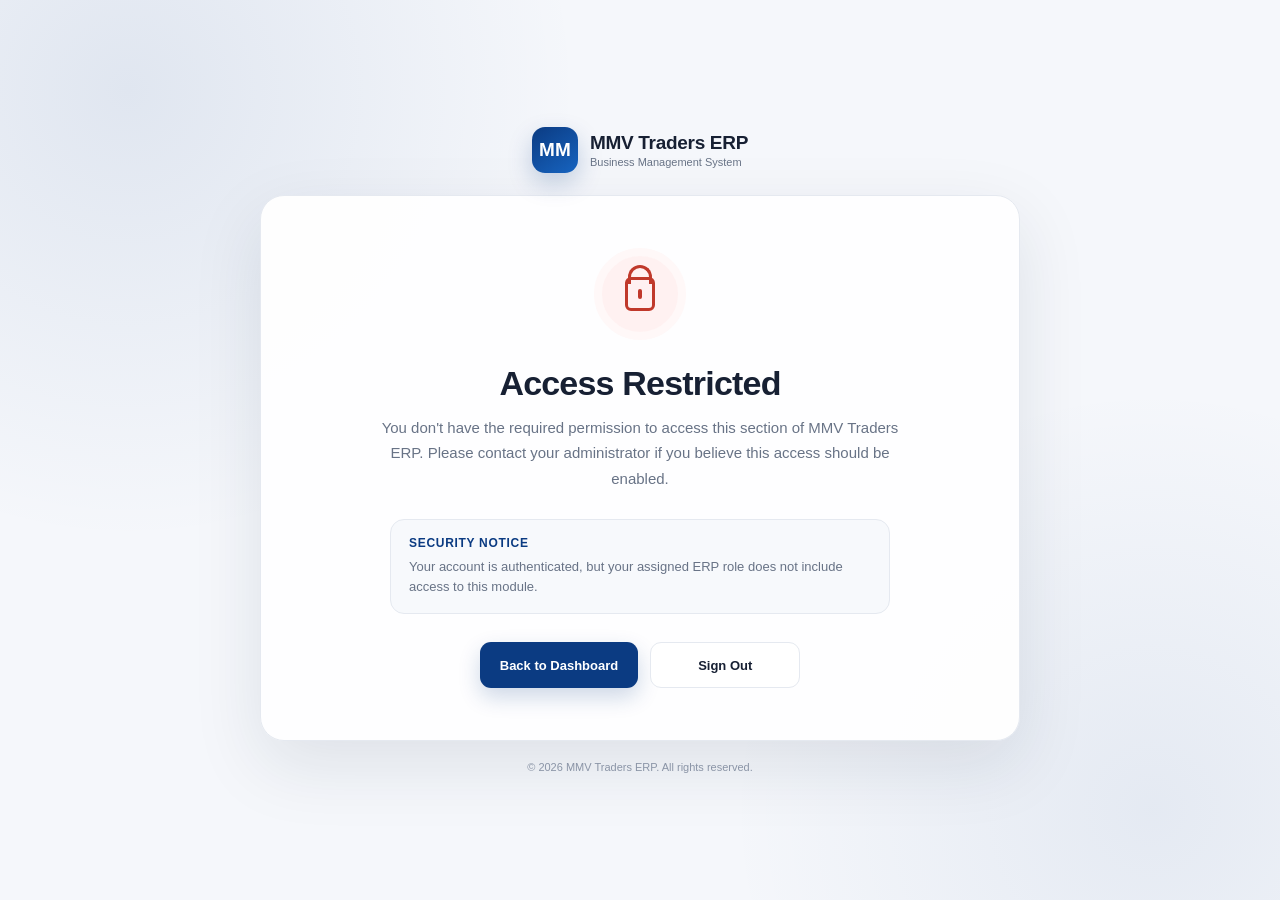
<file: access-denied.html>
<!DOCTYPE html>
<html lang="en">

<head>

    <meta charset="UTF-8">

    <meta
        name="viewport"
        content="width=device-width, initial-scale=1.0"
    >

    <meta
        name="theme-color"
        content="#0b3b82"
    >

    <meta
        name="robots"
        content="noindex,nofollow"
    >

    <title>
        Access Restricted | MMV Traders ERP
    </title>


    <style>

        * {
            box-sizing: border-box;
            margin: 0;
            padding: 0;
        }


        :root {

            --primary:
                #0b3b82;

            --primary-dark:
                #082d63;

            --text:
                #172033;

            --muted:
                #687386;

            --border:
                #e5e9f0;

            --surface:
                #ffffff;

            --background:
                #f5f7fb;

        }


        body {

            min-height: 100vh;

            font-family:
                Inter,
                "Segoe UI",
                Arial,
                sans-serif;

            background:
                radial-gradient(
                    circle at 10% 10%,
                    rgba(11,59,130,.09),
                    transparent 32%
                ),
                radial-gradient(
                    circle at 90% 90%,
                    rgba(11,59,130,.07),
                    transparent 30%
                ),
                var(--background);

            color:
                var(--text);

            display:
                flex;

            align-items:
                center;

            justify-content:
                center;

            padding:
                24px;

        }


        .page {

            width:
                100%;

            max-width:
                760px;

        }


        .brand {

            display:
                flex;

            align-items:
                center;

            justify-content:
                center;

            gap:
                12px;

            margin-bottom:
                22px;

        }


        .brand-logo {

            width:
                46px;

            height:
                46px;

            border-radius:
                13px;

            background:
                linear-gradient(
                    145deg,
                    var(--primary),
                    #1764c0
                );

            color:
                #fff;

            display:
                flex;

            align-items:
                center;

            justify-content:
                center;

            font-size:
                19px;

            font-weight:
                800;

            box-shadow:
                0 10px 24px
                rgba(11,59,130,.22);

        }


        .brand-name {

            font-size:
                19px;

            font-weight:
                800;

            letter-spacing:
                -.3px;

        }


        .brand-subtitle {

            font-size:
                11px;

            color:
                var(--muted);

            margin-top:
                2px;

        }


        .card {

            background:
                rgba(255,255,255,.94);

            border:
                1px solid
                var(--border);

            border-radius:
                24px;

            padding:
                52px 42px;

            text-align:
                center;

            box-shadow:
                0 24px 70px
                rgba(18,38,63,.10);

        }


        .icon-wrapper {

            width:
                92px;

            height:
                92px;

            margin:
                0 auto 24px;

            border-radius:
                50%;

            background:
                #fff1f1;

            display:
                flex;

            align-items:
                center;

            justify-content:
                center;

            border:
                8px solid
                #fff8f8;

        }


        .lock-icon {

            width:
                30px;

            height:
                34px;

            position:
                relative;

            border:
                3px solid
                #c0392b;

            border-radius:
                6px;

        }


        .lock-icon::before {

            content:
                "";

            position:
                absolute;

            width:
                18px;

            height:
                16px;

            left:
                50%;

            top:
                -15px;

            transform:
                translateX(-50%);

            border:
                3px solid
                #c0392b;

            border-bottom:
                0;

            border-radius:
                12px 12px 0 0;

        }


        .lock-icon::after {

            content:
                "";

            position:
                absolute;

            width:
                4px;

            height:
                10px;

            left:
                50%;

            top:
                9px;

            transform:
                translateX(-50%);

            border-radius:
                5px;

            background:
                #c0392b;

        }


        h1 {

            font-size:
                clamp(
                    25px,
                    5vw,
                    34px
                );

            letter-spacing:
                -.8px;

            margin-bottom:
                12px;

        }


        .description {

            max-width:
                530px;

            margin:
                0 auto;

            color:
                var(--muted);

            font-size:
                15px;

            line-height:
                1.7;

        }


        .reason {

            margin:
                28px auto 0;

            max-width:
                500px;

            padding:
                16px 18px;

            background:
                #f7f9fc;

            border:
                1px solid
                var(--border);

            border-radius:
                14px;

            text-align:
                left;

        }


        .reason-title {

            font-size:
                12px;

            text-transform:
                uppercase;

            letter-spacing:
                .7px;

            font-weight:
                800;

            color:
                var(--primary);

            margin-bottom:
                7px;

        }


        .reason-text {

            color:
                var(--muted);

            font-size:
                13px;

            line-height:
                1.55;

        }


        .actions {

            display:
                flex;

            justify-content:
                center;

            gap:
                12px;

            flex-wrap:
                wrap;

            margin-top:
                28px;

        }


        .button {

            min-width:
                150px;

            min-height:
                46px;

            border:
                0;

            border-radius:
                11px;

            padding:
                0 20px;

            font-size:
                13px;

            font-weight:
                750;

            cursor:
                pointer;

            transition:
                transform .18s ease,
                box-shadow .18s ease;

        }


        .button:hover {

            transform:
                translateY(-1px);

        }


        .primary {

            color:
                #fff;

            background:
                var(--primary);

            box-shadow:
                0 9px 22px
                rgba(11,59,130,.20);

        }


        .secondary {

            color:
                var(--text);

            background:
                #fff;

            border:
                1px solid
                var(--border);

        }


        .footer {

            text-align:
                center;

            margin-top:
                20px;

            color:
                #8a94a6;

            font-size:
                11px;

        }


        @media (
            max-width: 560px
        ) {

            body {

                padding:
                    16px;

            }


            .card {

                padding:
                    38px 22px;

                border-radius:
                    20px;

            }


            .actions {

                flex-direction:
                    column;

            }


            .button {

                width:
                    100%;

            }

        }

    </style>

</head>


<body>

    <main class="page">


        <!-- BRAND -->

        <div class="brand">

            <div class="brand-logo">
                MM
            </div>

            <div>

                <div class="brand-name">
                    MMV Traders ERP
                </div>

                <div class="brand-subtitle">
                    Business Management System
                </div>

            </div>

        </div>


        <!-- ACCESS CARD -->

        <section
            class="card"
            aria-labelledby="pageTitle"
        >


            <div
                class="icon-wrapper"
                aria-hidden="true"
            >

                <div
                    class="lock-icon"
                ></div>

            </div>


            <h1 id="pageTitle">
                Access Restricted
            </h1>


            <p class="description">

                You don't have the required
                permission to access this
                section of MMV Traders ERP.

                Please contact your administrator
                if you believe this access should
                be enabled.

            </p>


            <div class="reason">

                <div class="reason-title">
                    Security Notice
                </div>

                <div class="reason-text">

                    Your account is authenticated,
                    but your assigned ERP role does
                    not include access to this module.

                </div>

            </div>


            <div class="actions">

                <button
                    type="button"
                    class="button primary"
                    id="dashboardButton"
                >
                    Back to Dashboard
                </button>


                <button
                    type="button"
                    class="button secondary"
                    id="logoutButton"
                >
                    Sign Out
                </button>

            </div>

        </section>


        <!-- FOOTER -->

        <footer class="footer">

            © <span id="currentYear"></span>
            MMV Traders ERP.
            All rights reserved.

        </footer>


    </main>


    <script>

        "use strict";


        /*
         * Current year
         */

        document
            .getElementById(
                "currentYear"
            )
            .textContent =
            new Date()
                .getFullYear();


        /*
         * Dashboard
         */

        document
            .getElementById(
                "dashboardButton"
            )
            .addEventListener(
                "click",
                () => {

                    window.location.href =
                        "dashboard.html";

                }
            );


        /*
         * Logout
         */

        document
            .getElementById(
                "logoutButton"
            )
            .addEventListener(
                "click",
                async () => {

                    try {

                        const {
                            logout
                        } =
                        await import(
                            "./js/auth.js"
                        );


                        await logout();

                    }
                    catch(error) {

                        console.error(
                            "Logout error:",
                            error
                        );

                    }

                }
            );

    </script>

</body>

</html>
</file>
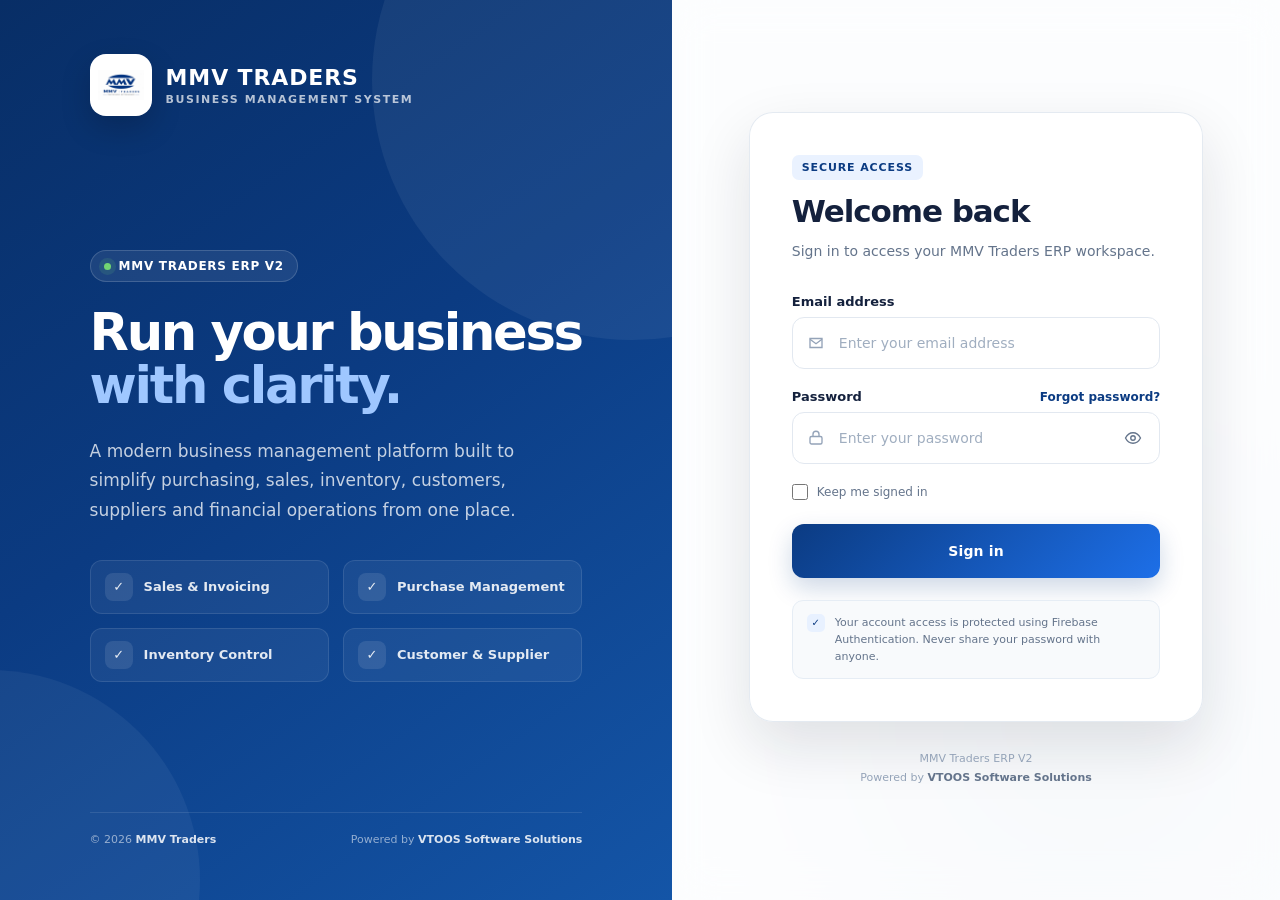
<file: login.html>
<!DOCTYPE html>
<html lang="en">
<head>
    <meta charset="UTF-8">
    <meta name="viewport" content="width=device-width, initial-scale=1.0">

    <title>MMV Traders ERP | Sign In</title>

    <meta
        name="description"
        content="MMV Traders ERP - Professional Business Management System"
    >

    <meta name="theme-color" content="#0b3b82">

    <link rel="icon" type="image/png" href="assets/logo/mmv-logo.png">

    <style>
        /* =========================================================
           MMV TRADERS ERP V2
           LOGIN PAGE
           Production UI
        ========================================================= */

        :root {
            --primary: #0b3b82;
            --primary-dark: #082e66;
            --primary-light: #eaf2ff;

            --accent: #1d6fe8;

            --text: #14213d;
            --text-soft: #64748b;
            --text-muted: #94a3b8;

            --border: #e2e8f0;
            --surface: #ffffff;
            --background: #f5f8fc;

            --success: #15803d;
            --danger: #dc2626;

            --shadow-lg:
                0 24px 60px rgba(15, 23, 42, 0.12);

            --radius-lg: 24px;
            --radius-md: 14px;
        }

        * {
            box-sizing: border-box;
            margin: 0;
            padding: 0;
        }

        html,
        body {
            width: 100%;
            min-height: 100%;
        }

        body {
            font-family:
                Inter,
                ui-sans-serif,
                system-ui,
                -apple-system,
                BlinkMacSystemFont,
                "Segoe UI",
                sans-serif;

            background:
                radial-gradient(
                    circle at 15% 20%,
                    rgba(29, 111, 232, 0.10),
                    transparent 28%
                ),
                radial-gradient(
                    circle at 85% 80%,
                    rgba(11, 59, 130, 0.08),
                    transparent 30%
                ),
                var(--background);

            color: var(--text);

            -webkit-font-smoothing: antialiased;
            text-rendering: optimizeLegibility;
        }

        button,
        input {
            font: inherit;
        }

        button {
            border: 0;
        }

        /* =========================================================
           PAGE
        ========================================================= */

        .login-page {
            min-height: 100vh;

            display: grid;
            grid-template-columns: 1.05fr 0.95fr;

            overflow: hidden;
        }

        /* =========================================================
           LEFT BRAND PANEL
        ========================================================= */

        .brand-panel {
            position: relative;

            display: flex;
            flex-direction: column;
            justify-content: space-between;

            min-height: 100vh;

            padding: 54px 7vw;

            color: #ffffff;

            background:
                linear-gradient(
                    145deg,
                    #082e66 0%,
                    #0b3b82 45%,
                    #1455a7 100%
                );

            overflow: hidden;
        }

        .brand-panel::before {
            content: "";

            position: absolute;

            width: 520px;
            height: 520px;

            right: -220px;
            top: -180px;

            border-radius: 50%;

            background: rgba(255, 255, 255, 0.06);
        }

        .brand-panel::after {
            content: "";

            position: absolute;

            width: 420px;
            height: 420px;

            left: -220px;
            bottom: -190px;

            border-radius: 50%;

            background: rgba(255, 255, 255, 0.05);
        }

        .brand-content,
        .brand-footer {
            position: relative;
            z-index: 2;
        }

        /* =========================================================
           LOGO
        ========================================================= */

        .brand-logo {
            display: inline-flex;
            align-items: center;
            gap: 14px;

            width: fit-content;
        }

        .brand-logo img {
            width: 62px;
            height: 62px;

            object-fit: contain;

            background: #ffffff;

            border-radius: 16px;

            padding: 8px;

            box-shadow:
                0 12px 30px rgba(0, 0, 0, 0.18);
        }

        .brand-logo-text {
            display: flex;
            flex-direction: column;
        }

        .brand-logo-title {
            font-size: 22px;
            font-weight: 800;
            letter-spacing: 0.04em;
        }

        .brand-logo-subtitle {
            margin-top: 3px;

            font-size: 11px;
            font-weight: 600;

            letter-spacing: 0.14em;
            text-transform: uppercase;

            opacity: 0.70;
        }

        /* =========================================================
           BRAND HERO
        ========================================================= */

        .brand-hero {
            max-width: 620px;

            margin-top: auto;
            margin-bottom: auto;

            padding: 70px 0;
        }

        .brand-badge {
            display: inline-flex;
            align-items: center;
            gap: 8px;

            padding: 8px 13px;

            border: 1px solid rgba(255, 255, 255, 0.16);
            border-radius: 999px;

            background: rgba(255, 255, 255, 0.08);

            font-size: 12px;
            font-weight: 700;

            letter-spacing: 0.06em;
            text-transform: uppercase;
        }

        .brand-badge-dot {
            width: 7px;
            height: 7px;

            border-radius: 50%;

            background: #72d572;

            box-shadow:
                0 0 0 5px rgba(114, 213, 114, 0.12);
        }

        .brand-hero h1 {
            margin-top: 24px;

            max-width: 620px;

            font-size: clamp(42px, 4vw, 68px);

            line-height: 1.04;

            letter-spacing: -0.045em;

            font-weight: 800;
        }

        .brand-hero h1 span {
            display: block;

            color: #9fc7ff;
        }

        .brand-hero p {
            max-width: 550px;

            margin-top: 24px;

            font-size: 17px;
            line-height: 1.75;

            color: rgba(255, 255, 255, 0.76);
        }

        /* =========================================================
           FEATURE LIST
        ========================================================= */

        .feature-list {
            display: grid;

            grid-template-columns: repeat(2, minmax(0, 1fr));

            gap: 14px;

            max-width: 560px;

            margin-top: 34px;
        }

        .feature-item {
            display: flex;
            align-items: center;
            gap: 11px;

            padding: 12px 14px;

            border: 1px solid rgba(255, 255, 255, 0.10);

            border-radius: 12px;

            background: rgba(255, 255, 255, 0.055);

            color: rgba(255, 255, 255, 0.88);

            font-size: 13px;
            font-weight: 600;
        }

        .feature-icon {
            width: 28px;
            height: 28px;

            flex: 0 0 28px;

            display: grid;
            place-items: center;

            border-radius: 8px;

            background: rgba(255, 255, 255, 0.10);

            font-size: 13px;
        }

        /* =========================================================
           BRAND FOOTER
        ========================================================= */

        .brand-footer {
            display: flex;
            align-items: center;
            justify-content: space-between;

            gap: 20px;

            padding-top: 20px;

            border-top: 1px solid rgba(255, 255, 255, 0.10);

            color: rgba(255, 255, 255, 0.55);

            font-size: 11px;
        }

        .brand-footer strong {
            color: rgba(255, 255, 255, 0.85);
        }

        /* =========================================================
           RIGHT LOGIN AREA
        ========================================================= */

        .login-panel {
            min-height: 100vh;

            display: flex;
            align-items: center;
            justify-content: center;

            padding: 42px 6vw;

            background: rgba(255, 255, 255, 0.72);

            backdrop-filter: blur(20px);
        }

        .login-container {
            width: 100%;
            max-width: 470px;
        }

        /* =========================================================
           MOBILE LOGO
        ========================================================= */

        .mobile-brand {
            display: none;
        }

        /* =========================================================
           LOGIN CARD
        ========================================================= */

        .login-card {
            padding: 42px;

            border: 1px solid rgba(226, 232, 240, 0.90);

            border-radius: var(--radius-lg);

            background: rgba(255, 255, 255, 0.96);

            box-shadow: var(--shadow-lg);
        }

        .login-header {
            margin-bottom: 32px;
        }

        .login-kicker {
            display: inline-flex;
            align-items: center;

            margin-bottom: 13px;

            padding: 6px 10px;

            border-radius: 7px;

            background: var(--primary-light);

            color: var(--primary);

            font-size: 11px;
            font-weight: 800;

            letter-spacing: 0.08em;
            text-transform: uppercase;
        }

        .login-header h2 {
            font-size: 31px;
            line-height: 1.2;

            letter-spacing: -0.035em;

            font-weight: 800;
        }

        .login-header p {
            margin-top: 9px;

            color: var(--text-soft);

            font-size: 14px;
            line-height: 1.6;
        }

        /* =========================================================
           FORM
        ========================================================= */

        .form-group {
            margin-bottom: 20px;
        }

        .form-label-row {
            display: flex;
            align-items: center;
            justify-content: space-between;

            margin-bottom: 8px;
        }

        .form-label {
            color: var(--text);

            font-size: 13px;
            font-weight: 700;
        }

        .forgot-link {
            color: var(--primary);

            font-size: 12px;
            font-weight: 700;

            text-decoration: none;

            cursor: pointer;
        }

        .forgot-link:hover {
            text-decoration: underline;
        }

        .input-wrapper {
            position: relative;
        }

        .input-icon {
            position: absolute;

            left: 15px;
            top: 50%;

            transform: translateY(-50%);

            width: 18px;
            height: 18px;

            color: #94a3b8;

            pointer-events: none;
        }

        .form-input {
            width: 100%;
            height: 52px;

            padding: 0 46px;

            border: 1px solid var(--border);

            border-radius: 12px;

            outline: none;

            background: #ffffff;

            color: var(--text);

            font-size: 14px;

            transition:
                border-color 0.2s ease,
                box-shadow 0.2s ease,
                background 0.2s ease;
        }

        .form-input::placeholder {
            color: #a0aec0;
        }

        .form-input:hover {
            border-color: #cbd5e1;
        }

        .form-input:focus {
            border-color: var(--accent);

            background: #ffffff;

            box-shadow:
                0 0 0 4px rgba(29, 111, 232, 0.10);
        }

        .password-toggle {
            position: absolute;

            right: 10px;
            top: 50%;

            transform: translateY(-50%);

            width: 34px;
            height: 34px;

            display: grid;
            place-items: center;

            border-radius: 8px;

            background: transparent;

            color: #64748b;

            cursor: pointer;
        }

        .password-toggle:hover {
            background: #f1f5f9;
            color: var(--primary);
        }

        /* =========================================================
           OPTIONS
        ========================================================= */

        .form-options {
            display: flex;
            align-items: center;
            justify-content: space-between;

            margin-top: 4px;
            margin-bottom: 24px;
        }

        .remember-label {
            display: inline-flex;
            align-items: center;
            gap: 9px;

            color: var(--text-soft);

            font-size: 12px;

            cursor: pointer;
        }

        .remember-label input {
            width: 16px;
            height: 16px;

            accent-color: var(--primary);

            cursor: pointer;
        }

        /* =========================================================
           ERROR
        ========================================================= */

        .form-message {
            display: none;

            margin-bottom: 18px;

            padding: 11px 13px;

            border: 1px solid #fecaca;

            border-radius: 10px;

            background: #fef2f2;

            color: var(--danger);

            font-size: 12px;
            line-height: 1.5;
        }

        .form-message.show {
            display: block;
        }

        /* =========================================================
           SIGN IN BUTTON
        ========================================================= */

        .signin-button {
            width: 100%;
            height: 54px;

            display: flex;
            align-items: center;
            justify-content: center;
            gap: 10px;

            border-radius: 12px;

            background:
                linear-gradient(
                    135deg,
                    var(--primary),
                    var(--accent)
                );

            color: #ffffff;

            font-size: 14px;
            font-weight: 800;

            letter-spacing: 0.01em;

            cursor: pointer;

            box-shadow:
                0 10px 24px rgba(11, 59, 130, 0.20);

            transition:
                transform 0.18s ease,
                box-shadow 0.18s ease,
                opacity 0.18s ease;
        }

        .signin-button:hover {
            transform: translateY(-1px);

            box-shadow:
                0 14px 30px rgba(11, 59, 130, 0.25);
        }

        .signin-button:active {
            transform: translateY(0);
        }

        .signin-button:disabled {
            opacity: 0.65;

            cursor: not-allowed;

            transform: none;
        }

        /* =========================================================
           LOADER
        ========================================================= */

        .button-loader {
            width: 17px;
            height: 17px;

            border: 2px solid rgba(255, 255, 255, 0.35);
            border-top-color: #ffffff;

            border-radius: 50%;

            animation: spin 0.75s linear infinite;
        }

        @keyframes spin {
            to {
                transform: rotate(360deg);
            }
        }

        /* =========================================================
           SECURITY NOTE
        ========================================================= */

        .security-note {
            display: flex;
            align-items: flex-start;
            gap: 10px;

            margin-top: 22px;

            padding: 13px 14px;

            border: 1px solid #e6edf5;

            border-radius: 11px;

            background: #f8fafc;

            color: var(--text-soft);

            font-size: 11px;
            line-height: 1.55;
        }

        .security-icon {
            flex: 0 0 auto;

            width: 18px;
            height: 18px;

            display: grid;
            place-items: center;

            border-radius: 5px;

            background: #e8f1ff;

            color: var(--primary);

            font-size: 10px;
            font-weight: 800;
        }

        /* =========================================================
           CARD FOOTER
        ========================================================= */

        .login-footer {
            margin-top: 28px;

            text-align: center;

            color: var(--text-muted);

            font-size: 11px;
            line-height: 1.7;
        }

        .login-footer strong {
            color: var(--text-soft);
            font-weight: 700;
        }

        /* =========================================================
           RESPONSIVE - TABLET
        ========================================================= */

        @media (max-width: 1050px) {

            .login-page {
                grid-template-columns: 0.9fr 1.1fr;
            }

            .brand-panel {
                padding: 42px 5vw;
            }

            .brand-hero h1 {
                font-size: 48px;
            }

            .login-panel {
                padding: 32px 5vw;
            }

            .login-card {
                padding: 34px;
            }
        }

        /* =========================================================
           RESPONSIVE - MOBILE
        ========================================================= */

        @media (max-width: 760px) {

            body {
                background: var(--background);
            }

            .login-page {
                display: block;

                min-height: 100vh;
            }

            .brand-panel {
                display: none;
            }

            .login-panel {
                min-height: 100vh;

                padding: 22px 16px 30px;

                display: flex;
                align-items: flex-start;

                background:
                    radial-gradient(
                        circle at 50% -10%,
                        rgba(29, 111, 232, 0.12),
                        transparent 38%
                    ),
                    var(--background);

                backdrop-filter: none;
            }

            .login-container {
                max-width: 100%;

                margin: 0 auto;

                padding-top: 10px;
            }

            .mobile-brand {
                display: flex;

                align-items: center;
                justify-content: center;

                gap: 11px;

                margin-bottom: 22px;
            }

            .mobile-brand img {
                width: 50px;
                height: 50px;

                padding: 7px;

                object-fit: contain;

                background: #ffffff;

                border-radius: 13px;

                box-shadow:
                    0 8px 22px rgba(15, 23, 42, 0.10);
            }

            .mobile-brand-text {
                display: flex;
                flex-direction: column;
            }

            .mobile-brand-title {
                color: var(--primary);

                font-size: 18px;
                font-weight: 800;

                letter-spacing: 0.02em;
            }

            .mobile-brand-subtitle {
                margin-top: 2px;

                color: var(--text-muted);

                font-size: 9px;
                font-weight: 700;

                letter-spacing: 0.12em;
                text-transform: uppercase;
            }

            .login-card {
                padding: 27px 21px 23px;

                border-radius: 20px;

                box-shadow:
                    0 18px 45px rgba(15, 23, 42, 0.09);
            }

            .login-header {
                margin-bottom: 27px;
            }

            .login-header h2 {
                font-size: 27px;
            }

            .login-header p {
                font-size: 13px;
            }

            .form-input {
                height: 51px;
            }

            .signin-button {
                height: 52px;
            }

            .security-note {
                margin-top: 18px;
            }

            .login-footer {
                margin-top: 20px;
            }
        }

        /* =========================================================
           SMALL MOBILE
        ========================================================= */

        @media (max-width: 380px) {

            .login-panel {
                padding-left: 11px;
                padding-right: 11px;
            }

            .login-card {
                padding: 24px 17px 21px;
            }

            .login-header h2 {
                font-size: 25px;
            }
        }

        /* =========================================================
           REDUCED MOTION
        ========================================================= */

        @media (prefers-reduced-motion: reduce) {

            *,
            *::before,
            *::after {
                scroll-behavior: auto !important;
                transition: none !important;
                animation: none !important;
            }
        }
    </style>
</head>

<body>

    <main class="login-page">

        <!-- =====================================================
             LEFT BRAND PANEL
        ====================================================== -->

        <section class="brand-panel">

            <div class="brand-content">

                <div class="brand-logo">

                    <img
                        src="assets/logo/mmv-logo.png"
                        alt="MMV Traders Logo"
                    >

                    <div class="brand-logo-text">
                        <div class="brand-logo-title">
                            MMV TRADERS
                        </div>

                        <div class="brand-logo-subtitle">
                            Business Management System
                        </div>
                    </div>

                </div>

            </div>


            <div class="brand-hero">

                <div class="brand-badge">
                    <span class="brand-badge-dot"></span>
                    MMV Traders ERP V2
                </div>

                <h1>
                    Run your business
                    <span>with clarity.</span>
                </h1>

                <p>
                    A modern business management platform built to
                    simplify purchasing, sales, inventory, customers,
                    suppliers and financial operations from one place.
                </p>


                <div class="feature-list">

                    <div class="feature-item">
                        <span class="feature-icon">✓</span>
                        Sales & Invoicing
                    </div>

                    <div class="feature-item">
                        <span class="feature-icon">✓</span>
                        Purchase Management
                    </div>

                    <div class="feature-item">
                        <span class="feature-icon">✓</span>
                        Inventory Control
                    </div>

                    <div class="feature-item">
                        <span class="feature-icon">✓</span>
                        Customer & Supplier
                    </div>

                </div>

            </div>


            <footer class="brand-footer">

                <span>
                    © 2026 <strong>MMV Traders</strong>
                </span>

                <span>
                    Powered by <strong>VTOOS Software Solutions</strong>
                </span>

            </footer>

        </section>


        <!-- =====================================================
             LOGIN PANEL
        ====================================================== -->

        <section class="login-panel">

            <div class="login-container">

                <!-- Mobile Brand -->

                <div class="mobile-brand">

                    <img
                        src="assets/logo/mmv-logo.png"
                        alt="MMV Traders Logo"
                    >

                    <div class="mobile-brand-text">

                        <div class="mobile-brand-title">
                            MMV TRADERS
                        </div>

                        <div class="mobile-brand-subtitle">
                            Business Management System
                        </div>

                    </div>

                </div>


                <!-- Login Card -->

                <div class="login-card">

                    <div class="login-header">

                        <span class="login-kicker">
                            Secure Access
                        </span>

                        <h2>
                            Welcome back
                        </h2>

                        <p>
                            Sign in to access your MMV Traders ERP workspace.
                        </p>

                    </div>


                    <!-- Error Message -->

                    <div
                        id="loginMessage"
                        class="form-message"
                        role="alert"
                    ></div>


                    <!-- Email -->

                    <div class="form-group">

                        <div class="form-label-row">

                            <label
                                class="form-label"
                                for="email"
                            >
                                Email address
                            </label>

                        </div>


                        <div class="input-wrapper">

                            <svg
                                class="input-icon"
                                viewBox="0 0 24 24"
                                fill="none"
                                stroke="currentColor"
                                stroke-width="1.8"
                                aria-hidden="true"
                            >
                                <path
                                    d="M4 6h16v12H4z"
                                    rx="2"
                                />
                                <path
                                    d="m4 7 8 6 8-6"
                                />
                            </svg>


                            <input
                                id="email"
                                class="form-input"
                                type="email"
                                name="email"
                                autocomplete="email"
                                placeholder="Enter your email address"
                                required
                            >

                        </div>

                    </div>


                    <!-- Password -->

                    <div class="form-group">

                        <div class="form-label-row">

                            <label
                                class="form-label"
                                for="password"
                            >
                                Password
                            </label>

                            <a
                                href="#"
                                class="forgot-link"
                                id="forgotPassword"
                            >
                                Forgot password?
                            </a>

                        </div>


                        <div class="input-wrapper">

                            <svg
                                class="input-icon"
                                viewBox="0 0 24 24"
                                fill="none"
                                stroke="currentColor"
                                stroke-width="1.8"
                                aria-hidden="true"
                            >
                                <rect
                                    x="4"
                                    y="10"
                                    width="16"
                                    height="10"
                                    rx="2"
                                />

                                <path
                                    d="M8 10V7a4 4 0 0 1 8 0v3"
                                />
                            </svg>


                            <input
                                id="password"
                                class="form-input"
                                type="password"
                                name="password"
                                autocomplete="current-password"
                                placeholder="Enter your password"
                                required
                            >


                            <button
                                type="button"
                                class="password-toggle"
                                id="togglePassword"
                                aria-label="Show password"
                                title="Show password"
                            >

                                <svg
                                    id="eyeIcon"
                                    width="18"
                                    height="18"
                                    viewBox="0 0 24 24"
                                    fill="none"
                                    stroke="currentColor"
                                    stroke-width="1.8"
                                >
                                    <path
                                        d="M2 12s3.5-7 10-7 10 7 10 7-3.5 7-10 7S2 12 2 12Z"
                                    />

                                    <circle
                                        cx="12"
                                        cy="12"
                                        r="3"
                                    />
                                </svg>

                            </button>

                        </div>

                    </div>


                    <!-- Options -->

                    <div class="form-options">

                        <label class="remember-label">

                            <input
                                type="checkbox"
                                id="rememberMe"
                            >

                            <span>
                                Keep me signed in
                            </span>

                        </label>

                    </div>


                    <!-- Login Button -->

                    <button
                        type="button"
                        class="signin-button"
                        id="signInButton"
                    >

                        <span id="buttonText">
                            Sign in
                        </span>

                    </button>


                    <!-- Security -->

                    <div class="security-note">

                        <span class="security-icon">
                            ✓
                        </span>

                        <span>
                            Your account access is protected using
                            Firebase Authentication. Never share your
                            password with anyone.
                        </span>

                    </div>

                </div>


                <!-- Footer -->

                <div class="login-footer">

                    <div>
                        MMV Traders ERP V2
                    </div>

                    <div>
                        Powered by
                        <strong>VTOOS Software Solutions</strong>
                    </div>

                </div>

            </div>

        </section>

    </main>


    <script>
        /* =========================================================
           LOGIN UI BEHAVIOUR
           Firebase authentication will be connected later.
        ========================================================= */

        const passwordInput =
            document.getElementById("password");

        const togglePassword =
            document.getElementById("togglePassword");

        const eyeIcon =
            document.getElementById("eyeIcon");

        const signInButton =
            document.getElementById("signInButton");

        const buttonText =
            document.getElementById("buttonText");

        const loginMessage =
            document.getElementById("loginMessage");

        const forgotPassword =
            document.getElementById("forgotPassword");


        /* =========================================================
           SHOW / HIDE PASSWORD
        ========================================================= */

        togglePassword.addEventListener("click", () => {

            const isPassword =
                passwordInput.type === "password";

            passwordInput.type =
                isPassword ? "text" : "password";

            togglePassword.setAttribute(
                "aria-label",
                isPassword
                    ? "Hide password"
                    : "Show password"
            );

            togglePassword.setAttribute(
                "title",
                isPassword
                    ? "Hide password"
                    : "Show password"
            );

            if (isPassword) {

                eyeIcon.innerHTML = `
                    <path
                        d="M3 3l18 18"
                    />

                    <path
                        d="M10.6 10.6a2 2 0 0 0 2.8 2.8"
                    />

                    <path
                        d="M9.9 4.2A10.7 10.7 0 0 1 12 4c6.5 0 10 8 10 8a17.4 17.4 0 0 1-3.1 4.2"
                    />

                    <path
                        d="M6.2 6.2C3.6 8.1 2 12 2 12s3.5 8 10 8a10.9 10.9 0 0 0 4.1-.8"
                    />
                `;

            } else {

                eyeIcon.innerHTML = `
                    <path
                        d="M2 12s3.5-7 10-7 10 7 10 7-3.5 7-10 7S2 12 2 12Z"
                    />

                    <circle
                        cx="12"
                        cy="12"
                        r="3"
                    />
                `;
            }

        });


        /* =========================================================
           FORGOT PASSWORD
        ========================================================= */

        forgotPassword.addEventListener("click", (event) => {

            event.preventDefault();

            const email =
                document.getElementById("email").value.trim();

            if (!email) {

                showMessage(
                    "Please enter your email address first."
                );

                document.getElementById("email").focus();

                return;
            }

            /*
             * Firebase password reset will be connected here.
             */

            showMessage(
                "Password reset will be available after Firebase Authentication is connected.",
                "info"
            );

        });


        /* =========================================================
           SIGN IN
        ========================================================= */

        signInButton.addEventListener("click", () => {

            const email =
                document.getElementById("email").value.trim();

            const password =
                passwordInput.value;


            hideMessage();


            if (!email) {

                showMessage(
                    "Please enter your email address."
                );

                document.getElementById("email").focus();

                return;
            }


            if (!password) {

                showMessage(
                    "Please enter your password."
                );

                passwordInput.focus();

                return;
            }


            /*
             * Firebase Authentication will be connected here.
             *
             * We intentionally do not use dummy credentials.
             */

            setLoading(true);

            setTimeout(() => {

                setLoading(false);

                showMessage(
                    "Authentication is not connected yet. Firebase V2 setup will be added next.",
                    "info"
                );

            }, 700);

        });


        /* =========================================================
           ENTER KEY
        ========================================================= */

        document.addEventListener(
            "keydown",
            (event) => {

                if (event.key === "Enter") {

                    signInButton.click();

                }

            }
        );


        /* =========================================================
           UI HELPERS
        ========================================================= */

        function setLoading(isLoading) {

            signInButton.disabled =
                isLoading;

            if (isLoading) {

                buttonText.innerHTML = `
                    <span class="button-loader"></span>
                    Signing in...
                `;

            } else {

                buttonText.textContent =
                    "Sign in";

            }

        }


        function showMessage(
            message,
            type = "error"
        ) {

            loginMessage.textContent =
                message;

            loginMessage.classList.add("show");

            if (type === "info") {

                loginMessage.style.borderColor =
                    "#bfdbfe";

                loginMessage.style.background =
                    "#eff6ff";

                loginMessage.style.color =
                    "#1d4ed8";

            } else {

                loginMessage.style.borderColor =
                    "#fecaca";

                loginMessage.style.background =
                    "#fef2f2";

                loginMessage.style.color =
                    "#dc2626";

            }

        }


        function hideMessage() {

            loginMessage.classList.remove("show");

        }
    </script>

</body>
</html>
</file>
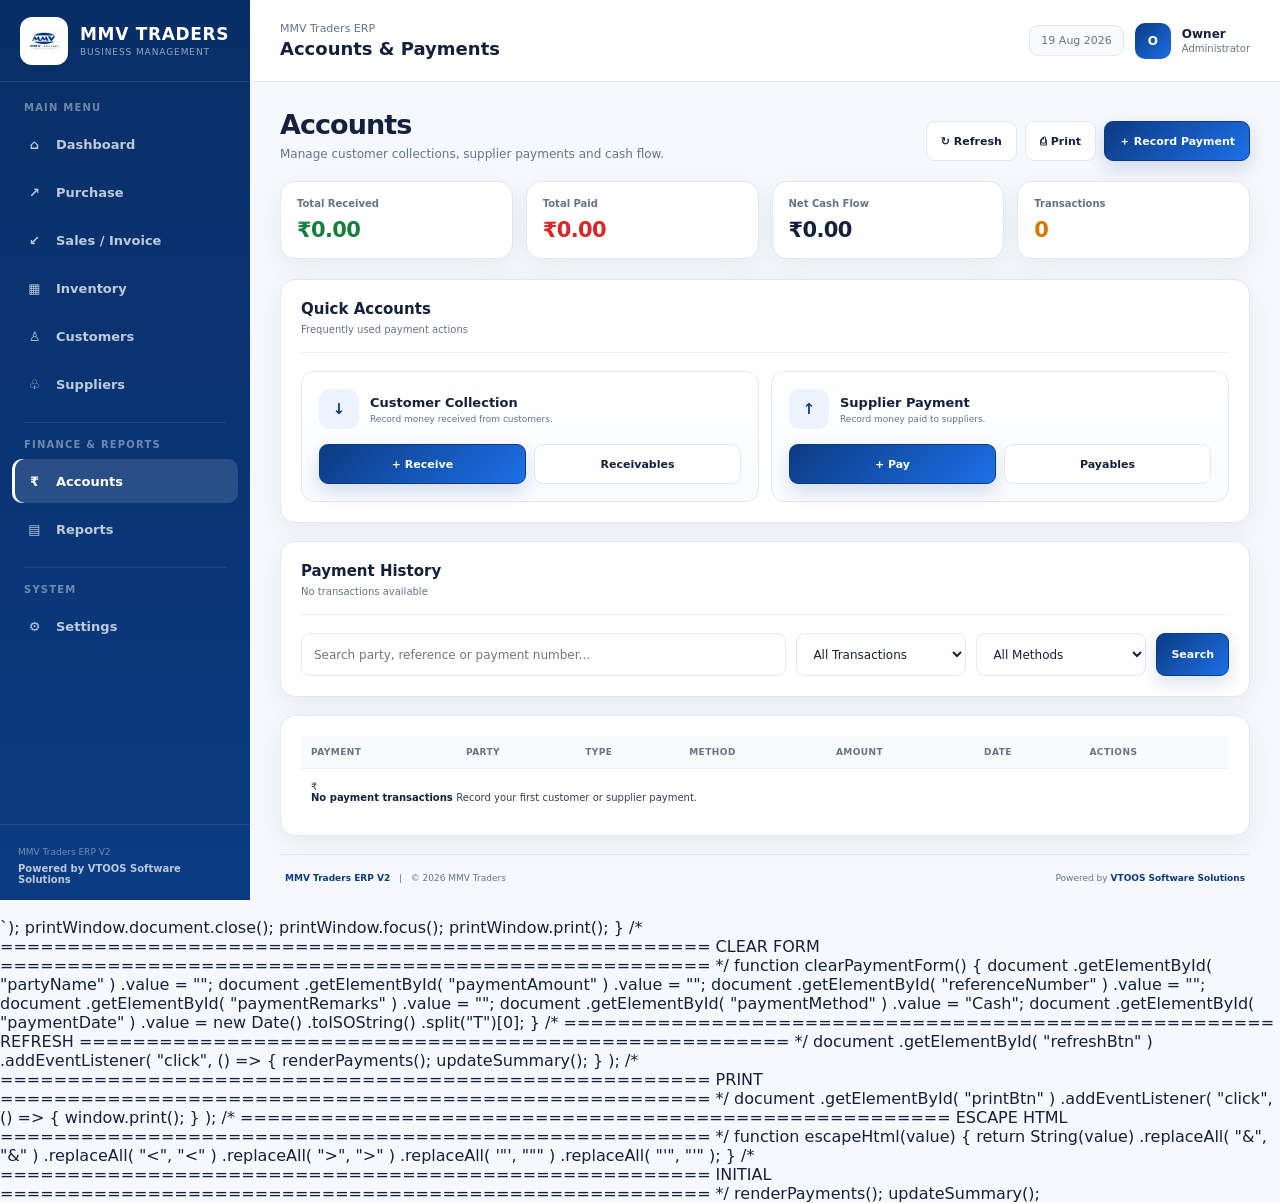
<file: modules/payments.html>
<!DOCTYPE html>
<html lang="en">

<head>

    <meta charset="UTF-8">

    <meta
        name="viewport"
        content="width=device-width, initial-scale=1.0"
    >

    <title>MMV Traders ERP | Accounts</title>

    <link
        rel="icon"
        type="image/png"
        href="../assets/logo/mmv-logo.png"
    >

    <style>

        :root {
            --primary: #0b3b82;
            --primary-dark: #082e66;
            --blue: #1d6fe8;

            --bg: #f5f8fc;
            --card: #ffffff;

            --text: #14213d;
            --muted: #64748b;

            --border: #e2e8f0;

            --green: #15803d;
            --red: #dc2626;
            --orange: #d97706;

            --radius: 15px;

            --shadow:
                0 8px 28px
                rgba(15,23,42,.06);
        }


        * {
            box-sizing: border-box;
        }


        body {
            margin: 0;

            font-family:
                Inter,
                ui-sans-serif,
                system-ui,
                -apple-system,
                BlinkMacSystemFont,
                "Segoe UI",
                sans-serif;

            background: var(--bg);

            color: var(--text);

            -webkit-font-smoothing: antialiased;
        }


        button,
        input,
        select,
        textarea {
            font: inherit;
        }


        button {
            cursor: pointer;
        }


        /* =====================================================
           APP
        ===================================================== */

        .app {
            min-height: 100vh;

            display: grid;

            grid-template-columns:
                250px minmax(0,1fr);
        }


        /* =====================================================
           SIDEBAR
        ===================================================== */

        .sidebar {
            position: sticky;

            top: 0;

            height: 100vh;

            display: flex;

            flex-direction: column;

            background:
                linear-gradient(
                    180deg,
                    #082e66,
                    #0b3b82
                );

            color: white;

            z-index: 100;
        }


        .brand {
            height: 82px;

            display: flex;

            align-items: center;

            gap: 12px;

            padding: 15px 20px;

            border-bottom:
                1px solid
                rgba(255,255,255,.10);
        }


        .brand img {
            width: 48px;
            height: 48px;

            padding: 6px;

            object-fit: contain;

            border-radius: 12px;

            background: white;
        }


        .brand-text strong {
            display: block;

            font-size: 17px;

            letter-spacing: .04em;
        }


        .brand-text span {
            display: block;

            margin-top: 3px;

            color:
                rgba(255,255,255,.58);

            font-size: 9px;

            letter-spacing: .10em;

            text-transform: uppercase;
        }


        .nav {
            flex: 1;

            padding: 20px 12px;

            overflow-y: auto;
        }


        .nav-title {
            padding:
                0 12px 9px;

            color:
                rgba(255,255,255,.42);

            font-size: 10px;

            font-weight: 800;

            letter-spacing: .12em;

            text-transform: uppercase;
        }


        .nav-link {
            min-height: 44px;

            display: flex;

            align-items: center;

            gap: 12px;

            margin-bottom: 4px;

            padding: 0 13px;

            border-radius: 10px;

            color:
                rgba(255,255,255,.74);

            font-size: 13px;

            font-weight: 600;

            text-decoration: none;
        }


        .nav-link:hover,
        .nav-link.active {
            background:
                rgba(255,255,255,.13);

            color: white;
        }


        .nav-link.active {
            box-shadow:
                inset 3px 0 0 white;
        }


        .nav-icon {
            width: 19px;

            flex: 0 0 19px;

            text-align: center;
        }


        .nav-divider {
            height: 1px;

            margin: 16px 12px;

            background:
                rgba(255,255,255,.09);
        }


        .sidebar-footer {
            padding: 15px 18px;

            border-top:
                1px solid
                rgba(255,255,255,.09);
        }


        .sidebar-footer small {
            color:
                rgba(255,255,255,.42);

            font-size: 9px;
        }


        .sidebar-footer strong {
            display: block;

            margin-top: 4px;

            color:
                rgba(255,255,255,.72);

            font-size: 10px;
        }


        /* =====================================================
           MAIN
        ===================================================== */

        .main {
            min-width: 0;
        }


        .topbar {
            height: 82px;

            position: sticky;

            top: 0;

            z-index: 50;

            display: flex;

            align-items: center;

            justify-content: space-between;

            gap: 20px;

            padding: 0 30px;

            background: white;

            border-bottom:
                1px solid var(--border);
        }


        .top-left {
            display: flex;

            align-items: center;

            gap: 13px;
        }


        .menu-btn {
            display: none;

            width: 38px;
            height: 38px;

            border:
                1px solid var(--border);

            border-radius: 9px;

            background: white;
        }


        .context span {
            display: block;

            color: var(--muted);

            font-size: 11px;
        }


        .context strong {
            display: block;

            margin-top: 3px;

            font-size: 18px;
        }


        .top-right {
            display: flex;

            align-items: center;

            gap: 11px;
        }


        .date {
            padding:
                8px 11px;

            border:
                1px solid var(--border);

            border-radius: 9px;

            background: #f8fafc;

            color: var(--muted);

            font-size: 11px;
        }


        .avatar {
            width: 36px;
            height: 36px;

            display: grid;

            place-items: center;

            border-radius: 10px;

            background:
                linear-gradient(
                    135deg,
                    var(--primary),
                    var(--blue)
                );

            color: white;

            font-size: 12px;

            font-weight: 800;
        }


        .user-info strong {
            display: block;

            font-size: 12px;
        }


        .user-info span {
            display: block;

            margin-top: 2px;

            color: var(--muted);

            font-size: 10px;
        }


        /* =====================================================
           CONTENT
        ===================================================== */

        .content {
            max-width: 1550px;

            margin: auto;

            padding:
                27px 30px 30px;
        }


        .page-header {
            display: flex;

            align-items: flex-end;

            justify-content: space-between;

            gap: 20px;

            margin-bottom: 20px;
        }


        .page-header h1 {
            margin: 0;

            font-size: 27px;

            letter-spacing: -.035em;
        }


        .page-header p {
            margin: 7px 0 0;

            color: var(--muted);

            font-size: 12px;
        }


        .header-actions {
            display: flex;

            gap: 8px;
        }


        .btn {
            min-height: 40px;

            display: inline-flex;

            align-items: center;

            justify-content: center;

            gap: 7px;

            padding:
                0 14px;

            border:
                1px solid var(--border);

            border-radius: 9px;

            background: white;

            color: var(--text);

            font-size: 11px;

            font-weight: 700;
        }


        .btn-primary {
            border-color:
                var(--primary);

            background:
                linear-gradient(
                    135deg,
                    var(--primary),
                    var(--blue)
                );

            color: white;

            box-shadow:
                0 7px 18px
                rgba(11,59,130,.16);
        }


        /* =====================================================
           SUMMARY
        ===================================================== */

        .summary-grid {
            display: grid;

            grid-template-columns:
                repeat(4,minmax(0,1fr));

            gap: 13px;

            margin-bottom: 20px;
        }


        .summary-card {
            padding: 16px;

            border:
                1px solid var(--border);

            border-radius: var(--radius);

            background: white;

            box-shadow: var(--shadow);
        }


        .summary-card span {
            display: block;

            color: var(--muted);

            font-size: 10px;

            font-weight: 700;
        }


        .summary-card strong {
            display: block;

            margin-top: 9px;

            font-size: 21px;

            letter-spacing: -.03em;
        }


        .summary-card.green strong {
            color: var(--green);
        }


        .summary-card.red strong {
            color: var(--red);
        }


        .summary-card.orange strong {
            color: var(--orange);
        }


        /* =====================================================
           CARD
        ===================================================== */

        .card {
            padding: 20px;

            border:
                1px solid var(--border);

            border-radius: var(--radius);

            background: white;

            box-shadow: var(--shadow);

            margin-bottom: 18px;
        }


        .card-header {
            display: flex;

            align-items: center;

            justify-content: space-between;

            gap: 15px;

            padding-bottom: 15px;

            border-bottom:
                1px solid #edf1f5;

            margin-bottom: 18px;
        }


        .card-header h2 {
            margin: 0;

            font-size: 15px;
        }


        .card-header span {
            color: var(--muted);

            font-size: 10px;
        }


        /* =====================================================
           QUICK PAYMENT
        ===================================================== */

        .quick-grid {
            display: grid;

            grid-template-columns:
                repeat(2,minmax(0,1fr));

            gap: 12px;
        }


        .quick-card {
            padding: 17px;

            border:
                1px solid var(--border);

            border-radius: 13px;

            background:
                linear-gradient(
                    180deg,
                    #ffffff,
                    #f8fbff
                );
        }


        .quick-top {
            display: flex;

            align-items: center;

            gap: 11px;
        }


        .quick-icon {
            width: 40px;
            height: 40px;

            display: grid;

            place-items: center;

            border-radius: 11px;

            background: #edf4ff;

            color: var(--primary);

            font-size: 15px;

            font-weight: 800;
        }


        .quick-card h3 {
            margin: 0;

            font-size: 13px;
        }


        .quick-card p {
            margin:
                4px 0 0;

            color: var(--muted);

            font-size: 9px;
        }


        .quick-actions {
            display: grid;

            grid-template-columns:
                repeat(2,minmax(0,1fr));

            gap: 8px;

            margin-top: 15px;
        }


        /* =====================================================
           FILTER
        ===================================================== */

        .search-row {
            display: grid;

            grid-template-columns:
                minmax(0,1fr)
                170px
                170px
                auto;

            gap: 10px;
        }


        input,
        select {
            width: 100%;

            height: 43px;

            padding:
                0 12px;

            border:
                1px solid var(--border);

            border-radius: 9px;

            outline: none;

            background: white;

            color: var(--text);

            font-size: 12px;
        }


        input:focus,
        select:focus {
            border-color:
                var(--blue);

            box-shadow:
                0 0 0 3px
                rgba(29,111,232,.09);
        }


        /* =====================================================
           PAYMENT TABLE
        ===================================================== */

        .table-wrap {
            overflow-x: auto;
        }


        table {
            width: 100%;

            min-width: 850px;

            border-collapse: collapse;
        }


        th {
            padding:
                11px 10px;

            text-align: left;

            background: #f8fafc;

            color: var(--muted);

            font-size: 9px;

            font-weight: 800;

            text-transform: uppercase;

            letter-spacing: .05em;
        }


        td {
            padding:
                12px 10px;

            border-top:
                1px solid #edf1f5;

            color: #334155;

            font-size: 10px;
        }


        td strong {
            color: var(--text);

            font-size: 10px;
        }


        .party {
            display: flex;

            align-items: center;

            gap: 9px;
        }


        .party-avatar {
            width: 34px;
            height: 34px;

            flex: 0 0 34px;

            display: grid;

            place-items: center;

            border-radius: 9px;

            background: #edf4ff;

            color: var(--primary);

            font-size: 10px;

            font-weight: 800;
        }


        .party-name strong {
            display: block;
        }


        .party-name span {
            display: block;

            margin-top: 2px;

            color: var(--muted);

            font-size: 8px;
        }


        .payment-in {
            color: var(--green);

            font-weight: 800;
        }


        .payment-out {
            color: var(--red);

            font-weight: 800;
        }


        .method {
            display: inline-flex;

            padding:
                5px 8px;

            border-radius: 999px;

            background: #f1f5f9;

            color: #475569;

            font-size: 8px;

            font-weight: 800;
        }


        .row-actions {
            display: flex;

            gap: 5px;
        }


        .icon-btn {
            width: 30px;
            height: 30px;

            display: grid;

            place-items: center;

            border:
                1px solid var(--border);

            border-radius: 7px;

            background: #f8fafc;

            color: var(--text);

            font-size: 10px;
        }


        /* =====================================================
           MOBILE PAYMENT CARDS
        ===================================================== */

        .mobile-payments {
            display: none;

            gap: 9px;
        }


        .payment-card {
            padding: 14px;

            border:
                1px solid var(--border);

            border-radius: 12px;

            background: white;
        }


        .payment-card-top {
            display: flex;

            align-items: center;

            justify-content: space-between;

            gap: 10px;
        }


        .payment-card-party {
            display: flex;

            align-items: center;

            gap: 9px;

            min-width: 0;
        }


        .payment-card-party strong {
            display: block;

            overflow: hidden;

            white-space: nowrap;

            text-overflow: ellipsis;

            font-size: 11px;
        }


        .payment-card-party span {
            display: block;

            margin-top: 2px;

            color: var(--muted);

            font-size: 8px;
        }


        .payment-details {
            display: grid;

            grid-template-columns:
                repeat(2,minmax(0,1fr));

            gap: 8px;

            margin-top: 13px;

            padding-top: 12px;

            border-top:
                1px solid #edf1f5;
        }


        .detail-box span {
            display: block;

            color: var(--muted);

            font-size: 8px;
        }


        .detail-box strong {
            display: block;

            margin-top: 3px;

            font-size: 10px;
        }


        .mobile-actions {
            display: grid;

            grid-template-columns:
                repeat(2,minmax(0,1fr));

            gap: 6px;

            margin-top: 12px;
        }


        /* =====================================================
           MODAL
        ===================================================== */

        .modal {
            position: fixed;

            inset: 0;

            display: none;

            align-items: center;

            justify-content: center;

            padding: 20px;

            background:
                rgba(15,23,42,.45);

            z-index: 200;
        }


        .modal.show {
            display: flex;
        }


        .modal-card {
            width: min(620px,100%);

            max-height: 90vh;

            overflow-y: auto;

            padding: 22px;

            border-radius: 16px;

            background: white;

            box-shadow:
                0 25px 70px
                rgba(15,23,42,.22);
        }


        .modal-header {
            display: flex;

            align-items: center;

            justify-content: space-between;

            gap: 15px;

            margin-bottom: 20px;
        }


        .modal-header h2 {
            margin: 0;

            font-size: 17px;
        }


        .modal-header p {
            margin:
                5px 0 0;

            color: var(--muted);

            font-size: 9px;
        }


        .close-btn {
            width: 34px;
            height: 34px;

            border:
                1px solid var(--border);

            border-radius: 8px;

            background: white;

            font-size: 16px;
        }


        .form-grid {
            display: grid;

            grid-template-columns:
                repeat(2,minmax(0,1fr));

            gap: 12px;
        }


        .form-group.full {
            grid-column: 1 / -1;
        }


        label {
            display: block;

            margin-bottom: 7px;

            color: #334155;

            font-size: 10px;

            font-weight: 700;
        }


        .required {
            color: var(--red);
        }


        .modal-footer {
            display: flex;

            justify-content: flex-end;

            gap: 8px;

            margin-top: 20px;

            padding-top: 15px;

            border-top:
                1px solid #edf1f5;
        }


        /* =====================================================
           FOOTER
        ===================================================== */

        .page-footer {
            margin-top: 8px;

            padding:
                18px 5px 5px;

            border-top:
                1px solid var(--border);

            display: flex;

            align-items: center;

            justify-content: space-between;

            gap: 15px;

            color: var(--muted);

            font-size: 9px;
        }


        .page-footer strong {
            color: var(--primary);

            font-size: 9px;
        }


        .footer-right {
            text-align: right;
        }


        /* =====================================================
           MOBILE
        ===================================================== */

        .overlay {
            display: none;
        }


        @media (max-width:1100px) {

            .app {
                grid-template-columns:
                    220px minmax(0,1fr);
            }


            .content {
                padding-left: 22px;

                padding-right: 22px;
            }


            .summary-grid {
                grid-template-columns:
                    repeat(2,minmax(0,1fr));
            }


            .search-row {
                grid-template-columns:
                    minmax(0,1fr)
                    160px
                    auto;
            }


            .search-row select:nth-of-type(2) {
                display: none;
            }

        }


        @media (max-width:760px) {

            .app {
                display: block;
            }


            .sidebar {
                position: fixed;

                left: 0;

                top: 0;

                width: 250px;

                transform:
                    translateX(-100%);

                transition:
                    transform .22s ease;

                box-shadow:
                    12px 0 35px
                    rgba(15,23,42,.18);
            }


            .sidebar.open {
                transform:
                    translateX(0);
            }


            .overlay {
                position: fixed;

                inset: 0;

                background:
                    rgba(15,23,42,.35);

                z-index: 90;
            }


            .overlay.show {
                display: block;
            }


            .topbar {
                height: 68px;

                padding:
                    0 14px;
            }


            .menu-btn {
                display: grid;

                place-items: center;
            }


            .context span {
                display: none;
            }


            .context strong {
                font-size: 15px;
            }


            .date,
            .user-info {
                display: none;
            }


            .content {
                padding:
                    19px 14px 20px;
            }


            .page-header {
                flex-direction: column;

                align-items: stretch;

                gap: 13px;

                margin-bottom: 16px;
            }


            .page-header h1 {
                font-size: 24px;
            }


            .header-actions {
                display: grid;

                grid-template-columns:
                    repeat(2,minmax(0,1fr));
            }


            .header-actions .btn:last-child {
                grid-column: 1 / -1;
            }


            .summary-grid {
                grid-template-columns:
                    repeat(2,minmax(0,1fr));

                gap: 9px;
            }


            .summary-card {
                padding: 13px;

                border-radius: 12px;
            }


            .summary-card strong {
                font-size: 18px;
            }


            .card {
                padding: 15px;

                border-radius: 13px;
            }


            .quick-grid {
                grid-template-columns: 1fr;
            }


            .search-row {
                grid-template-columns:
                    minmax(0,1fr)
                    auto;
            }


            .search-row select {
                display: none;
            }


            .search-row .btn {
                min-width: 86px;
            }


            .table-wrap {
                display: none;
            }


            .mobile-payments {
                display: grid;
            }


            .modal {
                align-items: flex-end;

                padding: 0;
            }


            .modal-card {
                width: 100%;

                max-height: 94vh;

                border-radius:
                    18px 18px 0 0;

                padding: 18px;
            }


            .page-footer {
                flex-direction: column;

                align-items: flex-start;

                gap: 5px;

                padding-top: 16px;
            }


            .footer-right {
                text-align: left;
            }

        }


        @media (max-width:390px) {

            .form-grid {
                grid-template-columns: 1fr;
            }


            .form-group.full {
                grid-column: auto;
            }

        }

    </style>

</head>


<body>


<div class="app">


    <!-- =====================================================
         SIDEBAR
    ====================================================== -->

    <aside
        class="sidebar"
        id="sidebar"
    >

        <div class="brand">

            <img
                src="../assets/logo/mmv-logo.png"
                alt="MMV Traders"
            >

            <div class="brand-text">

                <strong>
                    MMV TRADERS
                </strong>

                <span>
                    Business Management
                </span>

            </div>

        </div>


        <nav class="nav">

            <div class="nav-title">
                Main Menu
            </div>


            <a
                href="../index.html"
                class="nav-link"
            >
                <span class="nav-icon">⌂</span>
                Dashboard
            </a>


            <a
                href="purchase.html"
                class="nav-link"
            >
                <span class="nav-icon">↗</span>
                Purchase
            </a>


            <a
                href="sales.html"
                class="nav-link"
            >
                <span class="nav-icon">↙</span>
                Sales / Invoice
            </a>


            <a
                href="inventory.html"
                class="nav-link"
            >
                <span class="nav-icon">▦</span>
                Inventory
            </a>


            <a
                href="customers.html"
                class="nav-link"
            >
                <span class="nav-icon">♙</span>
                Customers
            </a>


            <a
                href="suppliers.html"
                class="nav-link"
            >
                <span class="nav-icon">♧</span>
                Suppliers
            </a>


            <div class="nav-divider"></div>


            <div class="nav-title">
                Finance & Reports
            </div>


            <a
                href="payments.html"
                class="nav-link active"
            >
                <span class="nav-icon">₹</span>
                Accounts
            </a>


            <a
                href="reports.html"
                class="nav-link"
            >
                <span class="nav-icon">▤</span>
                Reports
            </a>


            <div class="nav-divider"></div>


            <div class="nav-title">
                System
            </div>


            <a
                href="#"
                class="nav-link"
            >
                <span class="nav-icon">⚙</span>
                Settings
            </a>

        </nav>


        <div class="sidebar-footer">

            <small>
                MMV Traders ERP V2
            </small>

            <strong>
                Powered by VTOOS Software Solutions
            </strong>

        </div>

    </aside>


    <div
        class="overlay"
        id="overlay"
    ></div>


    <!-- =====================================================
         MAIN
    ====================================================== -->

    <main class="main">


        <header class="topbar">

            <div class="top-left">

                <button
                    class="menu-btn"
                    id="menuBtn"
                >
                    ☰
                </button>


                <div class="context">

                    <span>
                        MMV Traders ERP
                    </span>

                    <strong>
                        Accounts & Payments
                    </strong>

                </div>

            </div>


            <div class="top-right">

                <div class="date">
                    19 Aug 2026
                </div>


                <div class="avatar">
                    O
                </div>


                <div class="user-info">

                    <strong>
                        Owner
                    </strong>

                    <span>
                        Administrator
                    </span>

                </div>

            </div>

        </header>


        <div class="content">


            <!-- =================================================
                 HEADER
            ================================================== -->

            <section class="page-header">

                <div>

                    <h1>
                        Accounts
                    </h1>

                    <p>
                        Manage customer collections,
                        supplier payments and cash flow.
                    </p>

                </div>


                <div class="header-actions">

                    <button
                        class="btn"
                        id="refreshBtn"
                    >
                        ↻ Refresh
                    </button>


                    <button
                        class="btn"
                        id="printBtn"
                    >
                        ⎙ Print
                    </button>


                    <button
                        class="btn btn-primary"
                        id="addPaymentBtn"
                    >
                        ＋ Record Payment
                    </button>

                </div>

            </section>


            <!-- =================================================
                 SUMMARY
            ================================================== -->

            <section class="summary-grid">


                <div class="summary-card green">

                    <span>
                        Total Received
                    </span>

                    <strong id="totalReceived">
                        ₹0.00
                    </strong>

                </div>


                <div class="summary-card red">

                    <span>
                        Total Paid
                    </span>

                    <strong id="totalPaid">
                        ₹0.00
                    </strong>

                </div>


                <div class="summary-card">

                    <span>
                        Net Cash Flow
                    </span>

                    <strong id="netCash">
                        ₹0.00
                    </strong>

                </div>


                <div class="summary-card orange">

                    <span>
                        Transactions
                    </span>

                    <strong id="transactionCount">
                        0
                    </strong>

                </div>


            </section>


            <!-- =================================================
                 QUICK ACTIONS
            ================================================== -->

            <section class="card">

                <div class="card-header">

                    <div>

                        <h2>
                            Quick Accounts
                        </h2>

                        <span>
                            Frequently used payment actions
                        </span>

                    </div>

                </div>


                <div class="quick-grid">


                    <div class="quick-card">

                        <div class="quick-top">

                            <div class="quick-icon">
                                ↓
                            </div>


                            <div>

                                <h3>
                                    Customer Collection
                                </h3>

                                <p>
                                    Record money received
                                    from customers.
                                </p>

                            </div>

                        </div>


                        <div class="quick-actions">

                            <button
                                class="btn btn-primary"
                                id="receiveBtn"
                            >
                                + Receive
                            </button>


                            <button
                                class="btn"
                                onclick="openOutstanding('customer')"
                            >
                                Receivables
                            </button>

                        </div>

                    </div>


                    <div class="quick-card">

                        <div class="quick-top">

                            <div class="quick-icon">
                                ↑
                            </div>


                            <div>

                                <h3>
                                    Supplier Payment
                                </h3>

                                <p>
                                    Record money paid
                                    to suppliers.
                                </p>

                            </div>

                        </div>


                        <div class="quick-actions">

                            <button
                                class="btn btn-primary"
                                id="payBtn"
                            >
                                + Pay
                            </button>


                            <button
                                class="btn"
                                onclick="openOutstanding('supplier')"
                            >
                                Payables
                            </button>

                        </div>

                    </div>


                </div>

            </section>


            <!-- =================================================
                 FILTER
            ================================================== -->

            <section class="card">

                <div class="card-header">

                    <div>

                        <h2>
                            Payment History
                        </h2>

                        <span id="resultText">
                            No transactions available
                        </span>

                    </div>

                </div>


                <div class="search-row">

                    <input
                        id="searchInput"
                        type="search"
                        placeholder="Search party, reference or payment number..."
                    >


                    <select id="typeFilter">

                        <option value="all">
                            All Transactions
                        </option>

                        <option value="received">
                            Received
                        </option>

                        <option value="paid">
                            Paid
                        </option>

                    </select>


                    <select id="methodFilter">

                        <option value="all">
                            All Methods
                        </option>

                        <option>
                            Cash
                        </option>

                        <option>
                            UPI
                        </option>

                        <option>
                            Bank Transfer
                        </option>

                        <option>
                            Cheque
                        </option>

                    </select>


                    <button
                        class="btn btn-primary"
                        id="searchBtn"
                    >
                        Search
                    </button>

                </div>

            </section>


            <!-- =================================================
                 TRANSACTIONS
            ================================================== -->

            <section class="card">

                <!-- DESKTOP -->

                <div class="table-wrap">

                    <table>

                        <thead>

                            <tr>

                                <th>
                                    Payment
                                </th>

                                <th>
                                    Party
                                </th>

                                <th>
                                    Type
                                </th>

                                <th>
                                    Method
                                </th>

                                <th>
                                    Amount
                                </th>

                                <th>
                                    Date
                                </th>

                                <th>
                                    Actions
                                </th>

                            </tr>

                        </thead>


                        <tbody id="paymentTable">

                            <tr>

                                <td colspan="7">

                                    <div class="empty-state">

                                        <div class="empty-icon">
                                            ₹
                                        </div>

                                        <strong>
                                            No payment transactions
                                        </strong>

                                        <span>
                                            Record your first
                                            customer or supplier payment.
                                        </span>

                                    </div>

                                </td>

                            </tr>

                        </tbody>

                    </table>

                </div>


                <!-- MOBILE -->

                <div
                    class="mobile-payments"
                    id="mobilePayments"
                >

                    <div class="empty-state">

                        <div class="empty-icon">
                            ₹
                        </div>

                        <strong>
                            No payment transactions
                        </strong>

                        <span>
                            Record your first payment.
                        </span>

                    </div>

                </div>

            </section>


            <!-- =================================================
                 FOOTER
            ================================================== -->

            <footer class="page-footer">

                <div>

                    <strong>
                        MMV Traders ERP V2
                    </strong>

                    <span>
                        &nbsp; | &nbsp;
                        © 2026 MMV Traders
                    </span>

                </div>


                <div class="footer-right">

                    Powered by
                    <strong>
                        VTOOS Software Solutions
                    </strong>

                </div>

            </footer>


        </div>

    </main>

</div>


<!-- =========================================================
     PAYMENT MODAL
========================================================== -->

<div
    class="modal"
    id="paymentModal"
>

    <div class="modal-card">


        <div class="modal-header">

            <div>

                <h2>
                    Record Payment
                </h2>

                <p>
                    Record a customer receipt or supplier payment.
                </p>

            </div>


            <button
                class="close-btn"
                id="closeModal"
            >
                ×
            </button>

        </div>


        <div class="form-grid">


            <div class="form-group">

                <label>
                    Transaction Type
                    <span class="required">*</span>
                </label>

                <select id="paymentType">

                    <option value="received">
                        Received from Customer
                    </option>

                    <option value="paid">
                        Paid to Supplier
                    </option>

                </select>

            </div>


            <div class="form-group">

                <label>
                    Party Name
                    <span class="required">*</span>
                </label>

                <input
                    id="partyName"
                    type="text"
                    placeholder="Customer / Supplier name"
                >

            </div>


            <div class="form-group">

                <label>
                    Amount
                    <span class="required">*</span>
                </label>

                <input
                    id="paymentAmount"
                    type="number"
                    min="0"
                    step="0.01"
                    placeholder="₹0.00"
                >

            </div>


            <div class="form-group">

                <label>
                    Payment Method
                </label>

                <select id="paymentMethod">

                    <option>
                        Cash
                    </option>

                    <option>
                        UPI
                    </option>

                    <option>
                        Bank Transfer
                    </option>

                    <option>
                        Cheque
                    </option>

                </select>

            </div>


            <div class="form-group">

                <label>
                    Reference Number
                </label>

                <input
                    id="referenceNumber"
                    type="text"
                    placeholder="UPI / Bank / Cheque reference"
                >

            </div>


            <div class="form-group">

                <label>
                    Payment Date
                </label>

                <input
                    id="paymentDate"
                    type="date"
                >

            </div>


            <div class="form-group full">

                <label>
                    Remarks
                </label>

                <input
                    id="paymentRemarks"
                    type="text"
                    placeholder="Optional remarks"
                >

            </div>


        </div>


        <div class="modal-footer">

            <button
                class="btn"
                id="cancelModal"
            >
                Cancel
            </button>


            <button
                class="btn btn-primary"
                id="savePayment"
            >
                Save Payment
            </button>

        </div>

    </div>

</div>


<script>

    /* =====================================================
       MOBILE MENU
    ===================================================== */

    const menuBtn =
        document.getElementById("menuBtn");

    const sidebar =
        document.getElementById("sidebar");

    const overlay =
        document.getElementById("overlay");


    menuBtn.addEventListener(
        "click",
        () => {

            sidebar.classList.add("open");

            overlay.classList.add("show");

        }
    );


    overlay.addEventListener(
        "click",
        () => {

            sidebar.classList.remove("open");

            overlay.classList.remove("show");

        }
    );


    /* =====================================================
       MODAL
    ===================================================== */

    const modal =
        document.getElementById("paymentModal");


    function openPaymentModal(type = "received") {

        modal.classList.add("show");

        document
            .getElementById("paymentType")
            .value =
            type;

        document
            .getElementById("partyName")
            .focus();

    }


    function closePaymentModal() {

        modal.classList.remove("show");

    }


    document
        .getElementById("addPaymentBtn")
        .addEventListener(
            "click",
            () => openPaymentModal()
        );


    document
        .getElementById("receiveBtn")
        .addEventListener(
            "click",
            () =>
                openPaymentModal(
                    "received"
                )
        );


    document
        .getElementById("payBtn")
        .addEventListener(
            "click",
            () =>
                openPaymentModal(
                    "paid"
                )
        );


    document
        .getElementById("closeModal")
        .addEventListener(
            "click",
            closePaymentModal
        );


    document
        .getElementById("cancelModal")
        .addEventListener(
            "click",
            closePaymentModal
        );


    modal.addEventListener(
        "click",
        event => {

            if (
                event.target === modal
            ) {

                closePaymentModal();

            }

        }
    );


    /* =====================================================
       DEMO DATA
       Firebase V2 will replace this.
    ===================================================== */

    let payments = [];


    /* =====================================================
       DATE
    ===================================================== */

    document
        .getElementById("paymentDate")
        .value =
        new Date()
            .toISOString()
            .split("T")[0];


    /* =====================================================
       SAVE PAYMENT
    ===================================================== */

    document
        .getElementById("savePayment")
        .addEventListener(
            "click",
            () => {

                const type =
                    document
                        .getElementById(
                            "paymentType"
                        )
                        .value;


                const party =
                    document
                        .getElementById(
                            "partyName"
                        )
                        .value
                        .trim();


                const amount =
                    Number(
                        document
                            .getElementById(
                                "paymentAmount"
                            )
                            .value || 0
                    );


                if (!party) {

                    alert(
                        "Party name is required."
                    );

                    return;

                }


                if (
                    amount <= 0
                ) {

                    alert(
                        "Enter a valid payment amount."
                    );

                    return;

                }


                const payment = {

                    number:
                        "MMV-PAY-" +
                        String(
                            payments.length + 1
                        ).padStart(
                            5,
                            "0"
                        ),

                    type,

                    party,

                    amount,

                    method:
                        document
                            .getElementById(
                                "paymentMethod"
                            )
                            .value,

                    reference:
                        document
                            .getElementById(
                                "referenceNumber"
                            )
                            .value
                            .trim(),

                    date:
                        document
                            .getElementById(
                                "paymentDate"
                            )
                            .value,

                    remarks:
                        document
                            .getElementById(
                                "paymentRemarks"
                            )
                            .value
                            .trim()

                };


                payments.unshift(
                    payment
                );


                renderPayments();

                updateSummary();

                clearPaymentForm();

                closePaymentModal();

            }
        );


    /* =====================================================
       RENDER PAYMENTS
    ===================================================== */

    function renderPayments(
        list = payments
    ) {

        const table =
            document.getElementById(
                "paymentTable"
            );


        const mobile =
            document.getElementById(
                "mobilePayments"
            );


        const result =
            document.getElementById(
                "resultText"
            );


        table.innerHTML = "";

        mobile.innerHTML = "";


        if (!list.length) {

            table.innerHTML = `

                <tr>

                    <td colspan="7">

                        <div class="empty-state">

                            <div class="empty-icon">
                                ₹
                            </div>

                            <strong>
                                No payment transactions
                            </strong>

                            <span>
                                Record your first
                                customer or supplier payment.
                            </span>

                        </div>

                    </td>

                </tr>

            `;


            mobile.innerHTML = `

                <div class="empty-state">

                    <div class="empty-icon">
                        ₹
                    </div>

                    <strong>
                        No payment transactions
                    </strong>

                    <span>
                        Record your first payment.
                    </span>

                </div>

            `;


            result.textContent =
                "No transactions available";

            return;

        }


        result.textContent =
            `${list.length} transaction(s)`;


        list.forEach(
            payment => {

                const initial =
                    payment.party
                        .charAt(0)
                        .toUpperCase();


                const isReceived =
                    payment.type ===
                    "received";


                /* DESKTOP */

                const row =
                    document.createElement(
                        "tr"
                    );


                row.innerHTML = `

                    <td>

                        <strong>
                            ${escapeHtml(
                                payment.number
                            )}
                        </strong>

                    </td>


                    <td>

                        <div class="party">

                            <div class="party-avatar">
                                ${initial}
                            </div>

                            <div class="party-name">

                                <strong>
                                    ${escapeHtml(
                                        payment.party
                                    )}
                                </strong>

                                <span>
                                    ${payment.reference
                                        ? escapeHtml(
                                            payment.reference
                                          )
                                        : "No reference"
                                    }
                                </span>

                            </div>

                        </div>

                    </td>


                    <td>

                        <strong
                            class="${
                                isReceived
                                ? "payment-in"
                                : "payment-out"
                            }"
                        >

                            ${
                                isReceived
                                ? "Received"
                                : "Paid"
                            }

                        </strong>

                    </td>


                    <td>

                        <span class="method">
                            ${escapeHtml(
                                payment.method
                            )}
                        </span>

                    </td>


                    <td>

                        <strong
                            class="${
                                isReceived
                                ? "payment-in"
                                : "payment-out"
                            }"
                        >

                            ${
                                isReceived
                                ? "+"
                                : "-"
                            }

                            ₹${Number(
                                payment.amount
                            ).toFixed(2)}

                        </strong>

                    </td>


                    <td>
                        ${escapeHtml(
                            payment.date
                        )}
                    </td>


                    <td>

                        <div class="row-actions">

                            <button
                                class="icon-btn"
                                onclick="viewPayment(
                                    '${payment.number}'
                                )"
                                title="View"
                            >
                                ◉
                            </button>


                            <button
                                class="icon-btn"
                                onclick="printPayment(
                                    '${payment.number}'
                                )"
                                title="Print"
                            >
                                ⎙
                            </button>

                        </div>

                    </td>

                `;


                table.appendChild(row);


                /* MOBILE */

                const card =
                    document.createElement(
                        "div"
                    );


                card.className =
                    "payment-card";


                card.innerHTML = `

                    <div class="payment-card-top">

                        <div class="payment-card-party">

                            <div class="party-avatar">
                                ${initial}
                            </div>


                            <div>

                                <strong>
                                    ${escapeHtml(
                                        payment.party
                                    )}
                                </strong>

                                <span>
                                    ${escapeHtml(
                                        payment.number
                                    )}
                                </span>

                            </div>

                        </div>


                        <strong
                            class="${
                                isReceived
                                ? "payment-in"
                                : "payment-out"
                            }"
                        >

                            ${
                                isReceived
                                ? "+"
                                : "-"
                            }

                            ₹${Number(
                                payment.amount
                            ).toFixed(2)}

                        </strong>

                    </div>


                    <div class="payment-details">


                        <div class="detail-box">

                            <span>
                                Type
                            </span>

                            <strong
                                class="${
                                    isReceived
                                    ? "payment-in"
                                    : "payment-out"
                                }"
                            >

                                ${
                                    isReceived
                                    ? "Received"
                                    : "Paid"
                                }

                            </strong>

                        </div>


                        <div class="detail-box">

                            <span>
                                Method
                            </span>

                            <strong>
                                ${escapeHtml(
                                    payment.method
                                )}
                            </strong>

                        </div>


                        <div class="detail-box">

                            <span>
                                Date
                            </span>

                            <strong>
                                ${escapeHtml(
                                    payment.date
                                )}
                            </strong>

                        </div>


                        <div class="detail-box">

                            <span>
                                Reference
                            </span>

                            <strong>
                                ${
                                    payment.reference
                                    ? escapeHtml(
                                        payment.reference
                                      )
                                    : "-"
                                }
                            </strong>

                        </div>


                    </div>


                    <div class="mobile-actions">

                        <button
                            class="btn"
                            onclick="viewPayment(
                                '${payment.number}'
                            )"
                        >
                            View
                        </button>


                        <button
                            class="btn"
                            onclick="printPayment(
                                '${payment.number}'
                            )"
                        >
                            ⎙ Print
                        </button>

                    </div>

                `;


                mobile.appendChild(card);

            }
        );

    }


    /* =====================================================
       SUMMARY
    ===================================================== */

    function updateSummary() {

        const received =
            payments
                .filter(
                    item =>
                        item.type ===
                        "received"
                )
                .reduce(
                    (sum,item) =>
                        sum +
                        Number(
                            item.amount
                        ),
                    0
                );


        const paid =
            payments
                .filter(
                    item =>
                        item.type ===
                        "paid"
                )
                .reduce(
                    (sum,item) =>
                        sum +
                        Number(
                            item.amount
                        ),
                    0
                );


        const net =
            received - paid;


        document
            .getElementById(
                "totalReceived"
            )
            .textContent =
            "₹" +
            received.toFixed(2);


        document
            .getElementById(
                "totalPaid"
            )
            .textContent =
            "₹" +
            paid.toFixed(2);


        document
            .getElementById(
                "netCash"
            )
            .textContent =
            "₹" +
            net.toFixed(2);


        document
            .getElementById(
                "transactionCount"
            )
            .textContent =
            payments.length;

    }


    /* =====================================================
       FILTER
    ===================================================== */

    function filterPayments() {

        const query =
            document
                .getElementById(
                    "searchInput"
                )
                .value
                .trim()
                .toLowerCase();


        const type =
            document
                .getElementById(
                    "typeFilter"
                )
                .value;


        const method =
            document
                .getElementById(
                    "methodFilter"
                )
                .value;


        const filtered =
            payments.filter(
                payment => {

                    const matchesQuery =
                        !query ||
                        payment.party
                            .toLowerCase()
                            .includes(query) ||
                        payment.number
                            .toLowerCase()
                            .includes(query) ||
                        payment.reference
                            .toLowerCase()
                            .includes(query);


                    const matchesType =
                        type === "all" ||
                        payment.type ===
                        type;


                    const matchesMethod =
                        method === "all" ||
                        payment.method ===
                        method;


                    return (
                        matchesQuery &&
                        matchesType &&
                        matchesMethod
                    );

                }
            );


        renderPayments(filtered);

    }


    document
        .getElementById(
            "searchBtn"
        )
        .addEventListener(
            "click",
            filterPayments
        );


    document
        .getElementById(
            "searchInput"
        )
        .addEventListener(
            "input",
            filterPayments
        );


    document
        .getElementById(
            "typeFilter"
        )
        .addEventListener(
            "change",
            filterPayments
        );


    document
        .getElementById(
            "methodFilter"
        )
        .addEventListener(
            "change",
            filterPayments
        );


    /* =====================================================
       ACTIONS
    ===================================================== */

    function openOutstanding(type) {

        if (
            type === "customer"
        ) {

            window.location.href =
                "customers.html";

            return;

        }


        window.location.href =
            "suppliers.html";

    }


    function viewPayment(number) {

        const payment =
            payments.find(
                item =>
                    item.number ===
                    number
            );


        if (!payment) return;


        alert(

            "Payment: " +
            payment.number +

            "\nParty: " +
            payment.party +

            "\nType: " +
            (
                payment.type ===
                "received"
                ? "Received"
                : "Paid"
            ) +

            "\nAmount: ₹" +
            Number(
                payment.amount
            ).toFixed(2) +

            "\nMethod: " +
            payment.method +

            "\nDate: " +
            payment.date

        );

    }


    function printPayment(number) {

        const payment =
            payments.find(
                item =>
                    item.number ===
                    number
            );


        if (!payment) return;


        const printWindow =
            window.open(
                "",
                "_blank",
                "width=700,height=800"
            );


        printWindow.document.write(`

            <!DOCTYPE html>

            <html>

            <head>

                <title>
                    ${escapeHtml(
                        payment.number
                    )}
                </title>

                <style>

                    body {
                        font-family:
                            Arial,
                            sans-serif;

                        padding: 40px;

                        color: #14213d;
                    }

                    .header {
                        display:flex;

                        align-items:center;

                        gap:15px;

                        border-bottom:
                            2px solid #0b3b82;

                        padding-bottom:15px;

                        margin-bottom:25px;
                    }

                    .logo {
                        width:65px;
                    }

                    h1 {
                        margin:0;

                        font-size:22px;
                    }

                    p {
                        margin:4px 0;

                        color:#64748b;

                        font-size:11px;
                    }

                    table {
                        width:100%;

                        border-collapse:
                            collapse;
                    }

                    td {
                        padding:12px;

                        border-bottom:
                            1px solid #ddd;

                        font-size:12px;
                    }

                    td:first-child {
                        font-weight:bold;

                        width:40%;
                    }

                    .amount {
                        font-size:22px;

                        font-weight:bold;
                    }

                    .footer {
                        margin-top:50px;

                        padding-top:15px;

                        border-top:
                            1px solid #ddd;

                        font-size:10px;

                        color:#64748b;
                    }

                </style>

            </head>


            <body>


                <div class="header">

                    <img
                        class="logo"
                        src="../assets/logo/mmv-logo.png"
                    >

                    <div>

                        <h1>
                            MMV TRADERS
                        </h1>

                        <p>
                            Payment Receipt
                        </p>

                    </div>

                </div>


                <table>

                    <tr>
                        <td>
                            Payment Number
                        </td>

                        <td>
                            ${escapeHtml(
                                payment.number
                            )}
                        </td>
                    </tr>


                    <tr>
                        <td>
                            Party
                        </td>

                        <td>
                            ${escapeHtml(
                                payment.party
                            )}
                        </td>
                    </tr>


                    <tr>
                        <td>
                            Transaction
                        </td>

                        <td>
                            ${
                                payment.type ===
                                "received"
                                ? "Received"
                                : "Paid"
                            }
                        </td>
                    </tr>


                    <tr>
                        <td>
                            Payment Method
                        </td>

                        <td>
                            ${escapeHtml(
                                payment.method
                            )}
                        </td>
                    </tr>


                    <tr>
                        <td>
                            Reference
                        </td>

                        <td>
                            ${
                                payment.reference
                                ? escapeHtml(
                                    payment.reference
                                  )
                                : "-"
                            }
                        </td>
                    </tr>


                    <tr>
                        <td>
                            Date
                        </td>

                        <td>
                            ${escapeHtml(
                                payment.date
                            )}
                        </td>
                    </tr>


                    <tr>
                        <td>
                            Amount
                        </td>

                        <td class="amount">
                            ₹${Number(
                                payment.amount
                            ).toFixed(2)}
                        </td>
                    </tr>

                </table>


                <div class="footer">

                    MMV Traders ERP V2
                    |
                    © 2026 MMV Traders
                    |
                    Powered by
                    VTOOS Software Solutions

                </div>


            
<!-- =====================================================
     MMV TRADERS ERP V2
     PAYMENTS / ACCOUNTS FIREBASE PERSISTENCE PATCH
     Existing 3847-line UI + JS preserved
===================================================== -->
<script type="module">
import { initializeApp } from "https://www.gstatic.com/firebasejs/12.17.1/firebase-app.js";
import {
    getFirestore,
    collection,
    getDocs,
    addDoc,
    serverTimestamp
} from "https://www.gstatic.com/firebasejs/12.17.1/firebase-firestore.js";
import {
    getAuth,
    onAuthStateChanged
} from "https://www.gstatic.com/firebasejs/12.17.1/firebase-auth.js";

const MMV_PAYMENT_FIREBASE_CONFIG = {
    apiKey: "AIzaSyDYU43yaApPBU-GFxfMtnfST-ZJRu8Vg_E",
    authDomain: "mmv-traders-erp-v2.firebaseapp.com",
    projectId: "mmv-traders-erp-v2",
    storageBucket: "mmv-traders-erp-v2.firebasestorage.app",
    messagingSenderId: "345950984944",
    appId: "1:345950984944:web:2a456b89f42f31ea2bc035"
};

const mmvPaymentApp =
    initializeApp(
        MMV_PAYMENT_FIREBASE_CONFIG,
        "MMV_PAYMENT_APP"
    );

const mmvPaymentDb =
    getFirestore(mmvPaymentApp);

const mmvPaymentAuth =
    getAuth(mmvPaymentApp);

let mmvPaymentUser = null;
let mmvPaymentReady = false;
let mmvPaymentLoading = false;

function mmvPaymentValue(id) {
    return (
        document.getElementById(id)?.value?.trim() || ""
    );
}

async function mmvLoadPaymentsFromFirebase() {

    if (!mmvPaymentUser || mmvPaymentLoading) return;

    mmvPaymentLoading = true;

    try {

        const snapshot =
            await getDocs(
                collection(
                    mmvPaymentDb,
                    "payments"
                )
            );

        const loaded = [];

        snapshot.forEach(item => {

            const data = item.data();

            loaded.push({
                id: item.id,
                number:
                    data.number ||
                    "",
                type:
                    data.type ||
                    "received",
                party:
                    data.party ||
                    "",
                amount:
                    Number(
                        data.amount || 0
                    ),
                method:
                    data.method ||
                    "Cash",
                reference:
                    data.reference ||
                    "",
                date:
                    data.date ||
                    "",
                remarks:
                    data.remarks ||
                    "",
                createdAt:
                    data.createdAt || null
            });
        });

        loaded.sort(
            (a,b) => {
                const aTime =
                    a.createdAt?.seconds || 0;
                const bTime =
                    b.createdAt?.seconds || 0;

                if (aTime !== bTime) {
                    return bTime - aTime;
                }

                return String(b.date || "")
                    .localeCompare(
                        String(a.date || "")
                    );
            }
        );

        /*
         * Existing page uses the global `payments`
         * array for render/filter/summary.
         */
        payments = loaded;

        renderPayments();
        updateSummary();

        mmvPaymentReady = true;

        console.log(
            "MMV Payments loaded from Firebase:",
            loaded.length
        );

    } catch (error) {

        console.error(
            "Payment Firebase load error:",
            error
        );

        alert(
            "Payment data load failed.

" +
            error.message
        );

    } finally {

        mmvPaymentLoading = false;
    }
}

async function mmvSavePaymentToFirebase(payment) {

    if (!mmvPaymentUser) {
        throw new Error(
            "Firebase authentication is not active. Please login again."
        );
    }

    const payload = {

        number:
            payment.number ||
            "MMV-PAY-" +
            Date.now(),

        type:
            payment.type ||
            "received",

        party:
            payment.party ||
            "",

        amount:
            Number(
                payment.amount || 0
            ),

        method:
            payment.method ||
            "Cash",

        reference:
            payment.reference ||
            "",

        date:
            payment.date ||
            "",

        remarks:
            payment.remarks ||
            "",

        createdBy:
            mmvPaymentUser.uid,

        createdAt:
            serverTimestamp()
    };

    const result =
        await addDoc(
            collection(
                mmvPaymentDb,
                "payments"
            ),
            payload
        );

    console.log(
        "Payment saved to Firebase:",
        result.id
    );

    return result.id;
}

window.MMVPaymentFirebase = {

    save:
        mmvSavePaymentToFirebase,

    load:
        mmvLoadPaymentsFromFirebase,

    ready:
        () => mmvPaymentReady
};

/*
 * Current Firestore rule requires authentication:
 * allow read, write: if request.auth != null;
 */
onAuthStateChanged(
    mmvPaymentAuth,
    async user => {

        mmvPaymentUser =
            user || null;

        if (!user) {

            mmvPaymentReady = false;

            console.warn(
                "Payments: Firebase user not authenticated."
            );

            return;
        }

        console.log(
            "Payments Firebase authenticated:",
            user.uid
        );

        await mmvLoadPaymentsFromFirebase();
    }
);
</script>

<script>
/* =====================================================
   FIREBASE SAVE BRIDGE
   The original Save Payment handler remains untouched.
   This listener independently persists the same payment
   to Firestore after the original UI handler runs.
===================================================== */
(function () {

    const saveButton =
        document.getElementById(
            "savePayment"
        );

    if (!saveButton) return;

    saveButton.addEventListener(
        "click",
        function () {

            setTimeout(
                async function () {

                    try {

                        if (
                            !window.MMVPaymentFirebase ||
                            !window.MMVPaymentFirebase.ready()
                        ) {
                            return;
                        }

                        const party =
                            document
                                .getElementById(
                                    "partyName"
                                )
                                ?.value
                                ?.trim() || "";

                        const amount =
                            Number(
                                document
                                    .getElementById(
                                        "paymentAmount"
                                    )
                                    ?.value || 0
                            );

                        /*
                         * Original handler clears the form after save.
                         * Therefore capture the payment object from the
                         * latest local array before it gets overwritten.
                         */
                        const localPayment =
                            Array.isArray(payments) &&
                            payments.length
                                ? payments[0]
                                : null;

                        if (
                            !localPayment ||
                            !party ||
                            amount <= 0
                        ) {
                            return;
                        }

                        /*
                         * Prevent duplicate Firebase writes if the same
                         * browser action is accidentally triggered twice.
                         */
                        const key =
                            [
                                localPayment.type,
                                localPayment.party,
                                localPayment.amount,
                                localPayment.method,
                                localPayment.reference,
                                localPayment.date
                            ].join("|");

                        if (
                            window.__mmvLastPaymentFirebaseKey ===
                            key
                        ) {
                            return;
                        }

                        window.__mmvLastPaymentFirebaseKey =
                            key;

                        await window.MMVPaymentFirebase.save(
                            localPayment
                        );

                        console.log(
                            "Payment persistence completed."
                        );

                    } catch (error) {

                        console.error(
                            "Payment Firebase save error:",
                            error
                        );

                        alert(
                            "Payment was added on screen, but Firebase save failed.

" +
                            error.message
                        );
                    }

                },
                200
            );
        }
    );

    const refreshButton =
        document.getElementById(
            "refreshBtn"
        );

    if (refreshButton) {

        refreshButton.addEventListener(
            "click",
            async function () {

                if (
                    window.MMVPaymentFirebase &&
                    window.MMVPaymentFirebase.ready()
                ) {
                    await window.MMVPaymentFirebase.load();
                }
            }
        );
    }

})();
</script>

</body>

            </html>

        `);


        printWindow.document.close();

        printWindow.focus();

        printWindow.print();

    }


    /* =====================================================
       CLEAR FORM
    ===================================================== */

    function clearPaymentForm() {

        document
            .getElementById(
                "partyName"
            )
            .value = "";


        document
            .getElementById(
                "paymentAmount"
            )
            .value = "";


        document
            .getElementById(
                "referenceNumber"
            )
            .value = "";


        document
            .getElementById(
                "paymentRemarks"
            )
            .value = "";


        document
            .getElementById(
                "paymentMethod"
            )
            .value =
            "Cash";


        document
            .getElementById(
                "paymentDate"
            )
            .value =
            new Date()
                .toISOString()
                .split("T")[0];

    }


    /* =====================================================
       REFRESH
    ===================================================== */

    document
        .getElementById(
            "refreshBtn"
        )
        .addEventListener(
            "click",
            () => {

                renderPayments();

                updateSummary();

            }
        );


    /* =====================================================
       PRINT
    ===================================================== */

    document
        .getElementById(
            "printBtn"
        )
        .addEventListener(
            "click",
            () => {

                window.print();

            }
        );


    /* =====================================================
       ESCAPE HTML
    ===================================================== */

    function escapeHtml(value) {

        return String(value)
            .replaceAll(
                "&",
                "&amp;"
            )
            .replaceAll(
                "<",
                "&lt;"
            )
            .replaceAll(
                ">",
                "&gt;"
            )
            .replaceAll(
                '"',
                "&quot;"
            )
            .replaceAll(
                "'",
                "&#039;"
            );

    }


    /* =====================================================
       INITIAL
    ===================================================== */

    renderPayments();

    updateSummary();

</script>


</body>

</html>
</file>
